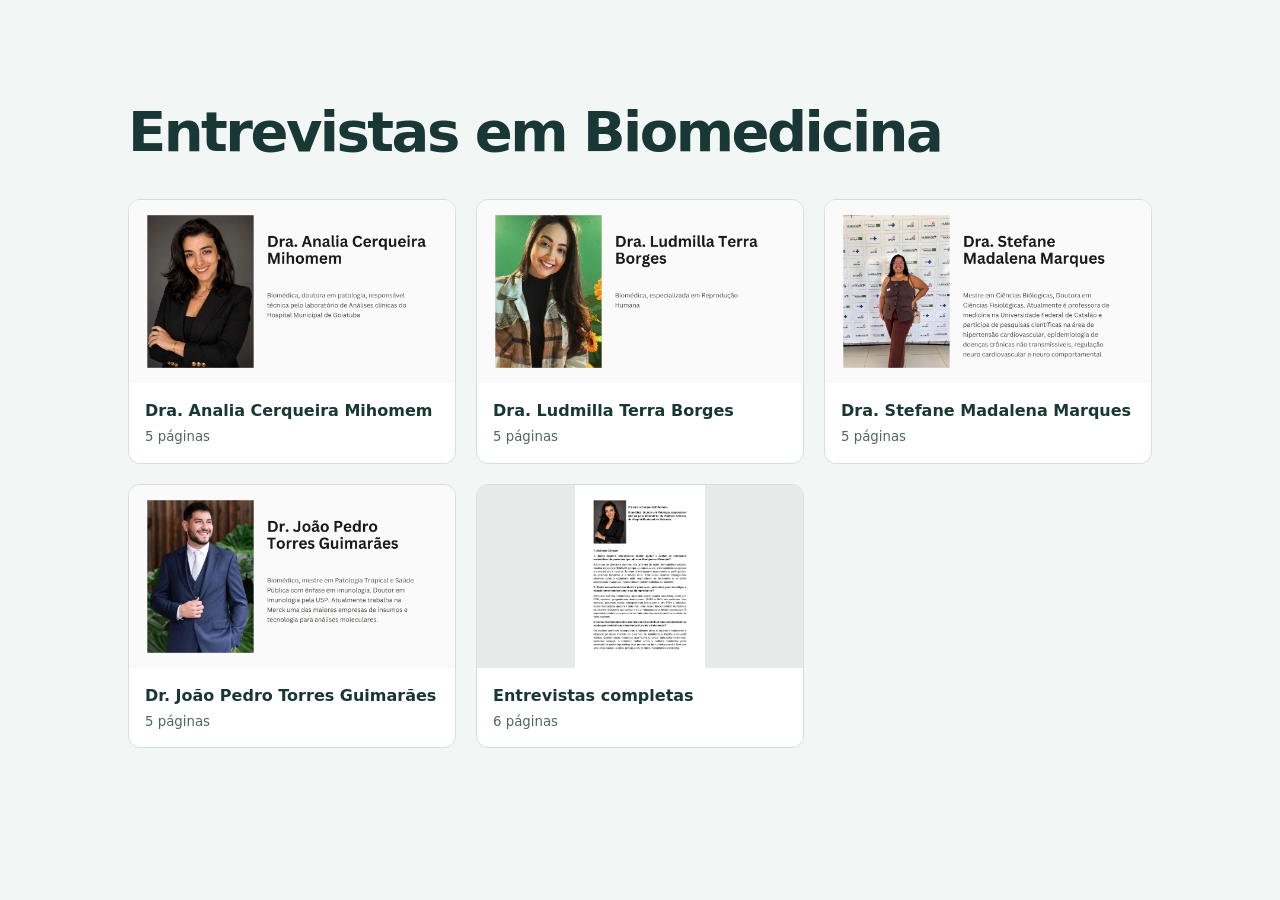
<file: index.html>
<!doctype html><html lang="pt-BR"><meta charset="utf-8"><meta name="viewport" content="width=device-width, initial-scale=1"><title>Entrevistas em Biomedicina</title><link rel="stylesheet" href="style.css"><body class="library"><main><h1>Entrevistas em Biomedicina</h1><ul><li><a href="analia/index.html"><img src="analia/1.webp" alt=""><span>Dra. Analia Cerqueira Mihomem<small>5 páginas</small></span></a></li><li><a href="ludmilla/index.html"><img src="ludmilla/1.webp" alt=""><span>Dra. Ludmilla Terra Borges<small>5 páginas</small></span></a></li><li><a href="stefane/index.html"><img src="stefane/1.webp" alt=""><span>Dra. Stefane Madalena Marques<small>5 páginas</small></span></a></li><li><a href="joao-pedro/index.html"><img src="joao-pedro/1.webp" alt=""><span>Dr. João Pedro Torres Guimarães<small>5 páginas</small></span></a></li><li><a href="entrevista/index.html"><img src="entrevista/1.webp" alt=""><span>Entrevistas completas<small>6 páginas</small></span></a></li></ul></main></body></html>
</file>
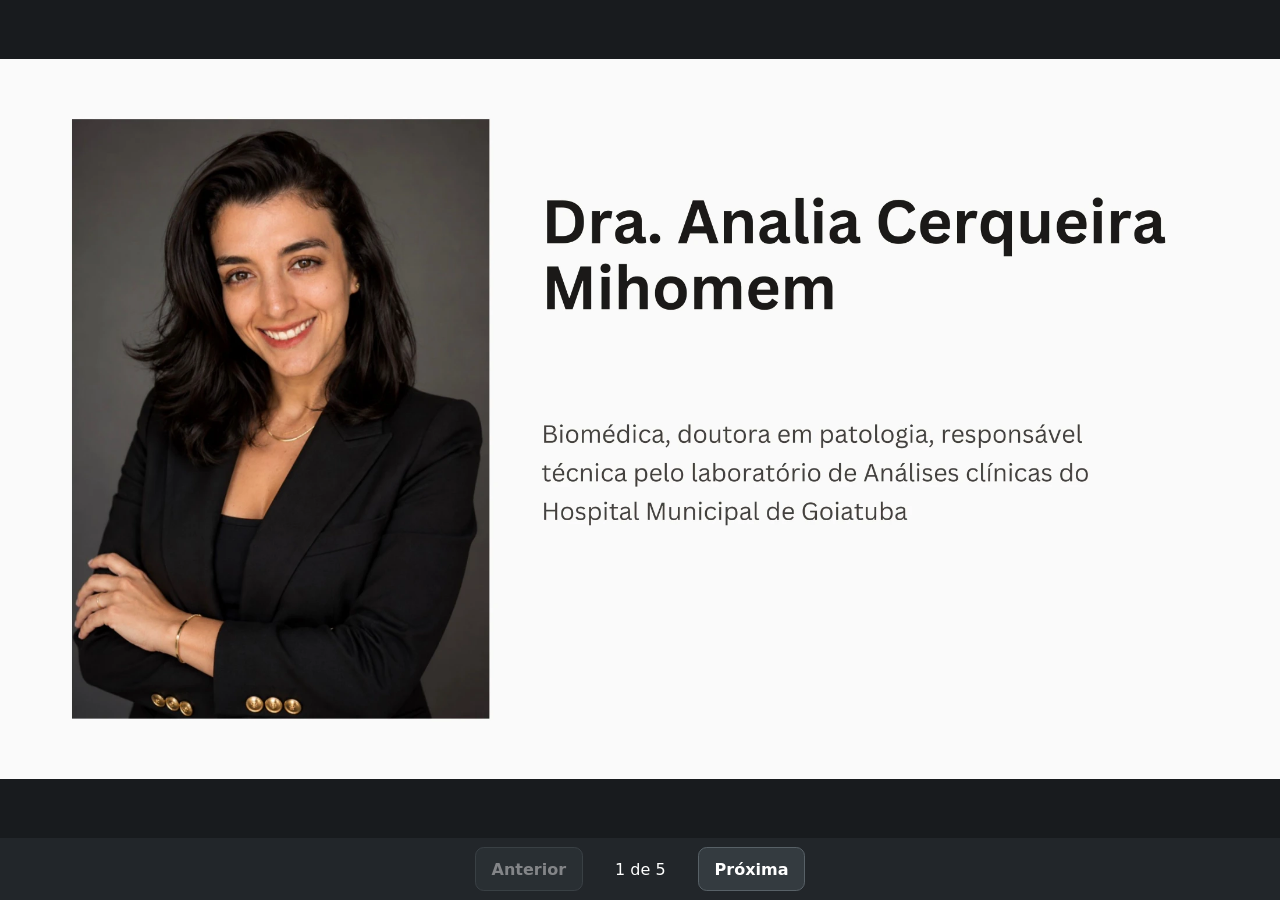
<file: analia/index.html>
<!doctype html><html lang="pt-BR"><meta charset="utf-8"><meta name="viewport" content="width=device-width, initial-scale=1"><title>Dra. Analia Cerqueira Mihomem</title><link rel="stylesheet" href="../style.css"><body class="viewer"><main><img id="page" src="1.webp" alt="Dra. Analia Cerqueira Mihomem Biomédica, doutora em patologia, responsável técnica pelo laboratório de Análises clínicas do Hospital Municipal de Goiatuba"></main><nav aria-label="Paginação"><button id="prev" disabled>Anterior</button><output aria-live="polite">1 de 5</output><button id="next">Próxima</button></nav><script id="texts" type="application/json">["Dra. Analia Cerqueira Mihomem Biomédica, doutora em patologia, responsável técnica pelo laboratório de Análises clínicas do Hospital Municipal de Goiatuba", "Análises Clínicas. 1. Quais exames laboratoriais podem ajudar a avaliar as alterações metabólicas de pacientes que utilizam Mounjaro ou Ozempic? Acho que os principais exames são glicemia de jejum, hemoglobina glicada, insulina de jejum e HOMA-IR, porque ajudam a avaliar o metabolismo da glicose e a resistência à insulina. Também é interessante acompanhar o perfil lipídico, as enzimas hepáticas e a função renal. Com esses exames conseguimos observar como o organismo está respondendo ao tratamento e se estão acontecendo mudanças importantes no perfil metabólico do paciente.", "Análises Clínicas. 2. Quais marcadores laboratoriais podem ser relevantes para investigar a relação entre metabolismo e saúde reprodutiva? Além dos exames metabólicos, podemos avaliar alguns hormônios, como LH, FSH, estradiol, progesterona, testosterona, SHBG e AMH nas mulheres. Nos homens, podemos avaliar principalmente testosterona, LH, FSH e estradiol. Esses marcadores ajudam a entender como está o funcionamento hormonal e se existem alterações que possam estar relacionadas à função reprodutiva. É importante lembrar que precisam ser interpretados considerando o contexto de cada paciente.", "Análises Clínicas. 3. Como os resultados dos exames podem contribuir para compreender as mudanças metabólicas observadas durante o tratamento? Os exames permitem acompanhar o paciente antes e durante o tratamento e observar se houve melhora da glicemia, da resistência à insulina e do perfil lipídico. Quando essas mudanças acontecem junto com alterações hormonais, podemos começar a entender melhor como a melhora metabólica pode repercutir na saúde reprodutiva. Mas precisamos ter cuidado para não dizer que uma coisa causou a outra, porque existem vários mecanismos envolvidos.", "Análises Clínicas. 4. Quais são as limitações dos exames laboratoriais para estabelecer uma relação entre esses medicamentos e a fertilidade? A principal limitação é que os exames mostram alguns parâmetros do organismo, mas não conseguem explicar sozinhos todos os mecanismos envolvidos. Por exemplo, se uma mulher apresenta melhora hormonal depois de emagrecer utilizando esses medicamentos, não conseguimos afirmar se isso aconteceu por uma ação direta do medicamento ou pela própria perda de peso e melhora da resistência à insulina. Para entender essa diferença, precisamos de estudos mais aprofundados, principalmente envolvendo análises moleculares e modelos experimentais."]</script><script src="../viewer.js"></script></body></html>
</file>
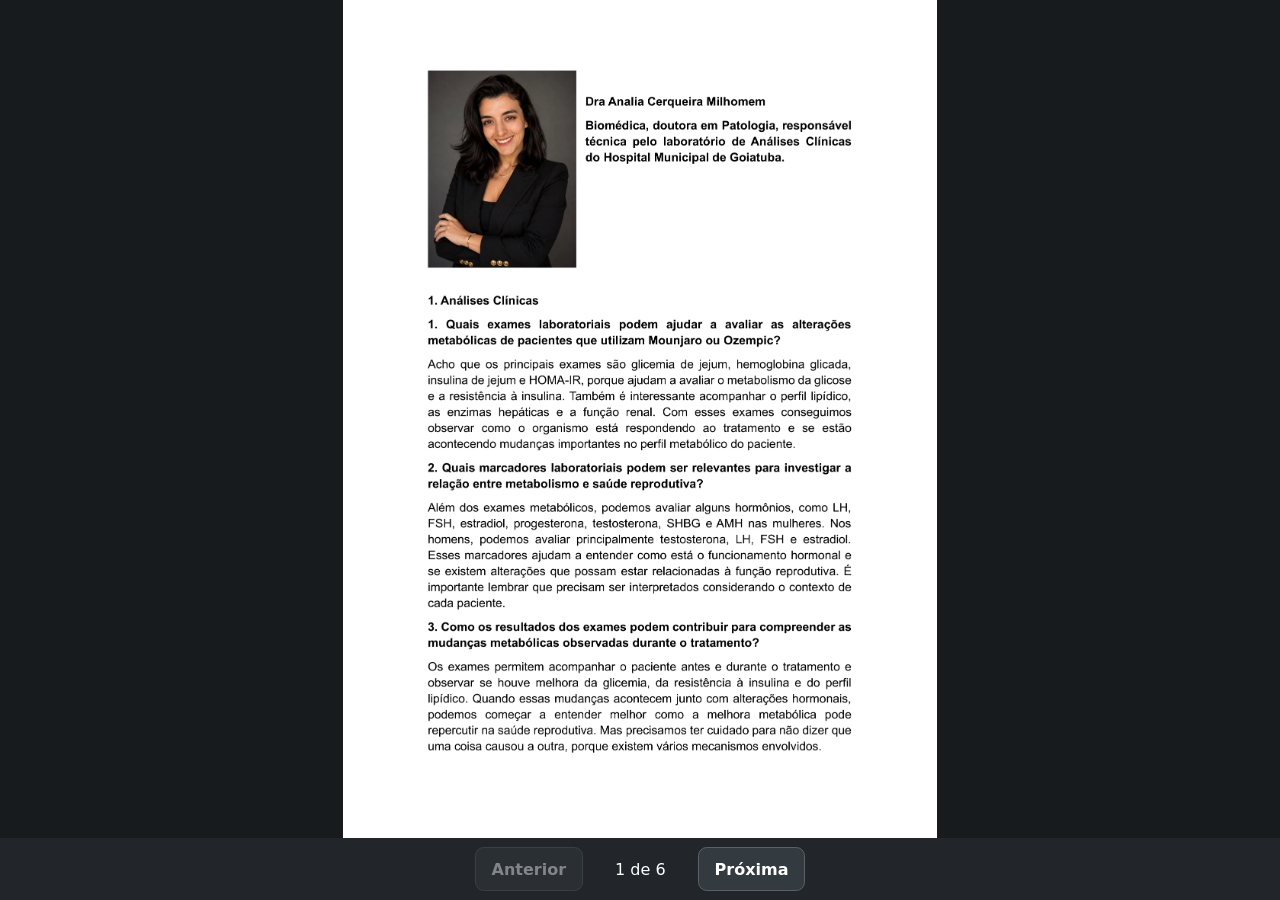
<file: entrevista/index.html>
<!doctype html><html lang="pt-BR"><meta charset="utf-8"><meta name="viewport" content="width=device-width, initial-scale=1"><title>Entrevistas completas</title><link rel="stylesheet" href="../style.css"><body class="viewer"><main><img id="page" src="1.webp" alt="Dra Analia Cerqueira Milhomem Biomédica, doutora em Patologia, responsável técnica pelo laboratório de Análises Clínicas do Hospital Municipal de Goiatuba. 1. Análises Clínicas 1. Quais exames laboratoriais podem ajudar a avaliar as alterações metabólicas de pacientes que utilizam Mounjaro ou Ozempic? Acho que os principais exames são glicemia de jejum, hemoglobina glicada, insulina de jejum e HOMA-IR, porque ajudam a avaliar o metabolismo da glicose e a resistência à insulina. Também é interessante acompanhar o perfil lipídico, as enzimas hepáticas e a função renal. Com esses exames conseguimos observar como o organismo está respondendo ao tratamento e se estão acontecendo mudanças importantes no perfil metabólico do paciente. 2. Quais marcadores laboratoriais podem ser relevantes para investigar a relação entre metabolismo e saúde reprodutiva? Além dos exames metabólicos, podemos avaliar alguns hormônios, como LH, FSH, estradiol, progesterona, testosterona, SHBG e AMH nas mulheres. Nos homens, podemos avaliar principalmente testosterona, LH, FSH e estradiol. Esses marcadores ajudam a entender como está o funcionamento hormonal e se existem alterações que possam estar relacionadas à função reprodutiva. É importante lembrar que precisam ser interpretados considerando o contexto de cada paciente. 3. Como os resultados dos exames podem contribuir para compreender as mudanças metabólicas observadas durante o tratamento? Os exames permitem acompanhar o paciente antes e durante o tratamento e observar se houve melhora da glicemia, da resistência à insulina e do perfil lipídico. Quando essas mudanças acontecem junto com alterações hormonais, podemos começar a entender melhor como a melhora metabólica pode repercutir na saúde reprodutiva. Mas precisamos ter cuidado para não dizer que uma coisa causou a outra, porque existem vários mecanismos envolvidos."></main><nav aria-label="Paginação"><button id="prev" disabled>Anterior</button><output aria-live="polite">1 de 6</output><button id="next">Próxima</button></nav><script id="texts" type="application/json">["Dra Analia Cerqueira Milhomem Biomédica, doutora em Patologia, responsável técnica pelo laboratório de Análises Clínicas do Hospital Municipal de Goiatuba. 1. Análises Clínicas 1. Quais exames laboratoriais podem ajudar a avaliar as alterações metabólicas de pacientes que utilizam Mounjaro ou Ozempic? Acho que os principais exames são glicemia de jejum, hemoglobina glicada, insulina de jejum e HOMA-IR, porque ajudam a avaliar o metabolismo da glicose e a resistência à insulina. Também é interessante acompanhar o perfil lipídico, as enzimas hepáticas e a função renal. Com esses exames conseguimos observar como o organismo está respondendo ao tratamento e se estão acontecendo mudanças importantes no perfil metabólico do paciente. 2. Quais marcadores laboratoriais podem ser relevantes para investigar a relação entre metabolismo e saúde reprodutiva? Além dos exames metabólicos, podemos avaliar alguns hormônios, como LH, FSH, estradiol, progesterona, testosterona, SHBG e AMH nas mulheres. Nos homens, podemos avaliar principalmente testosterona, LH, FSH e estradiol. Esses marcadores ajudam a entender como está o funcionamento hormonal e se existem alterações que possam estar relacionadas à função reprodutiva. É importante lembrar que precisam ser interpretados considerando o contexto de cada paciente. 3. Como os resultados dos exames podem contribuir para compreender as mudanças metabólicas observadas durante o tratamento? Os exames permitem acompanhar o paciente antes e durante o tratamento e observar se houve melhora da glicemia, da resistência à insulina e do perfil lipídico. Quando essas mudanças acontecem junto com alterações hormonais, podemos começar a entender melhor como a melhora metabólica pode repercutir na saúde reprodutiva. Mas precisamos ter cuidado para não dizer que uma coisa causou a outra, porque existem vários mecanismos envolvidos.", "4. Quais são as limitações dos exames laboratoriais para estabelecer uma relação entre esses medicamentos e a fertilidade? A principal limitação é que os exames mostram alguns parâmetros do organismo, mas não conseguem explicar sozinhos todos os mecanismos envolvidos. Por exemplo, se uma mulher apresenta melhora hormonal depois de emagrecer utilizando esses medicamentos, não conseguimos afirmar se isso aconteceu por uma ação direta do medicamento ou pela própria perda de peso e melhora da resistência à insulina. Para entender essa diferença, precisamos de estudos mais aprofundados, principalmente envolvendo análises moleculares e modelos experimentais. Dra Ludmilla Terra Borges Biomédica, especializada em Reprodução Humana. 2. Reprodução Humana 1. Como as alterações metabólicas e a resistência à insulina podem influenciar a ovulação e a fertilidade? A resistência à insulina pode interferir bastante na função reprodutiva. Nas mulheres, por exemplo, o excesso de insulina pode estimular a produção de andrógenos pelos ovários, alterando o desenvolvimento dos folículos e dificultando a ovulação. Isso é muito observado em mulheres com síndrome dos ovários policísticos. Nos homens, a obesidade e as alterações metabólicas também podem prejudicar a produção hormonal e a qualidade dos espermatozoides. Então, existe uma relação muito importante entre metabolismo e reprodução. 2. A perda de peso associada ao tratamento pode melhorar a função reprodutiva em algumas pessoas? Em quais situações? Sim! Principalmente em pessoas com obesidade, resistência à insulina e mulheres com síndrome dos ovários policísticos. Quando acontece a perda de peso, pode haver uma melhora da sensibilidade à insulina e do perfil hormonal,", "favorecendo a regularização do ciclo menstrual e até a recuperação da ovulação. Mas é importante destacar que isso pode acontecer como consequência da melhora metabólica, e não necessariamente porque o medicamento age diretamente nos ovários. 3. Quais são as principais atividades e responsabilidades de um biomédico na sua área? Na reprodução humana, o biomédico pode atuar em diferentes etapas dos processos laboratoriais relacionados à reprodução assistida. Isso inclui análise do sêmen, avaliação e seleção de espermatozoides, processamento de gametas, criopreservação e atuação em técnicas de reprodução assistida, de acordo com sua habilitação. Também existe uma atuação muito importante na pesquisa científica, investigando os mecanismos celulares e moleculares envolvidos na fertilidade e no desenvolvimento embrionário. 4. Quais cuidados são importantes para quem utiliza esses medicamentos e pretende engravidar? O principal é conversar com o médico antes de começar a tentar engravidar, porque esses medicamentos não devem ser utilizados durante a gestação. A semaglutida, por exemplo, deve ser suspensa pelo menos dois meses antes de uma gravidez planejada. Para a tirzepatida, o planejamento da suspensão também precisa ser discutido com o médico. Outro ponto importante é que a perda de peso pode favorecer o retorno da ovulação, principalmente em mulheres com SOP, então é necessário ter atenção à contracepção durante o tratamento. Dr João Pedro Torres Guimarães biomédico, mestre em Patologia Tropical e Saúde Pública com ênfase em imunologia. Doutor em Imunologia pela USP. Atualmente trabalha na Merck uma das maiores empresas de insumos e tecnologia para análises moleculares. 3. Biologia Molecular 1. Quais mecanismos moleculares e hormonais ajudam a explicar a relação entre obesidade, resistência à insulina e alteração na função reprodutiva?", "A obesidade não provoca apenas o acúmulo de gordura, ela também modifica o funcionamento do tecido adiposo, que produz várias substâncias capazes de interferir no metabolismo e na regulação hormonal. Podemos citar a leptina, a adiponectina e algumas citocinas inflamatórias, como TNF-alfa e IL-6. Essas alterações podem favorecer a resistência à insulina e interferir no eixo hipotálamo-hipófise-gonadal. Nas mulheres, por exemplo, o aumento da insulina pode estimular a produção de andrógenos pelos ovários, prejudicando o desenvolvimento folicular e a ovulação. 2. Quais mecanismos moleculares relacionam a sinalização hormonal, o metabolismo da glicose e a função reprodutiva? Existem várias vias envolvidas nessa comunicação. Podemos destacar a PI3K/AKT, que participa da sinalização da insulina e do metabolismo da glicose, a AMPK, que funciona como um sensor energético da célula, e a mTOR, que participa da regulação do crescimento e do metabolismo celular. Também temos a sinalização da leptina e do GLP-1, que fazem essa integração entre o estado energético do organismo e diferentes respostas hormonais. O interessante é que essas vias não funcionam isoladamente, existe uma comunicação entre o sistema nervoso central, o pâncreas e os órgãos reprodutivos. 3. Como pesquisas moleculares podem ajudar a investigar possíveis efeitos desses medicamentos sobre os processos reprodutivos? As pesquisas moleculares podem ajudar a entender se esses medicamentos têm algum efeito direto sobre estruturas relacionadas à reprodução ou se as mudanças observadas acontecem principalmente por causa do emagrecimento e da melhora metabólica. Podemos investigar a expressão de receptores de GLP-1 e GIP, alterações na expressão de genes relacionados à produção hormonal e a ativação de vias como PI3K/AKT e AMPK. Também podemos estudar células ovarianas e testiculares em modelos experimentais. Isso ajuda a entender melhor o que está acontecendo em nível celular, algo que não conseguimos observar apenas com exames laboratoriais convencionais. 4. Quais são as limitações dos estudos moleculares para concluir se um medicamento causa alterações na fertilidade humana? A principal questão é que encontrar uma alteração molecular não significa necessariamente que ela vai provocar uma mudança na fertilidade. Podemos identificar a presença de um receptor ou uma alteração em determinada via de sinalização, mas isso não comprova que exista um efeito funcional no organismo. Além disso, muitos estudos são realizados em animais ou culturas celulares, e os resultados nem sempre podem ser reproduzidos em seres humanos. Por isso, precisamos combinar os resultados experimentais com estudos clínicos para conseguir chegar a conclusões mais seguras.", "Dra. Stefane Madalena Marques Mestre em Ciências Biólogicas, Doutora em Ciências Fisiológicas. Atualmente é professora de medicina na Universidade Federal de Catalão e participa de pesquisas científicas na área de hipertensão cardiovascular, epidemiologia de doenças crônicas não transmissíveis, regulação neuro cardiovascular e neurocomportamental. 4. Pesquisa Científica 1. Quais evidências científicas existem atualmente sobre a relação entre o uso desses medicamentos e a fertilidade? Já existem estudos mostrando que os agonistas de GLP-1 podem melhorar alguns parâmetros relacionados à função reprodutiva, principalmente em mulheres com obesidade e síndrome dos ovários policísticos. Alguns trabalhos mostram melhora da resistência à insulina, regularização do ciclo menstrual e recuperação da ovulação. Porém, grande parte desses estudos envolve medicamentos como liraglutida e exenatida. Ainda temos poucos dados específicos sobre semaglutida e tirzepatida. Então, não podemos afirmar que esses medicamentos aumentam diretamente a fertilidade. O que temos são resultados promissores que ainda precisam ser investigados. 2. Como diferenciar uma associação observada entre emagrecimento e gravidez de uma relação de causa e efeito provocada pelo medicamento? Essa é uma das questões mais difíceis. Se uma mulher utiliza o medicamento, perde peso e depois engravida, não podemos concluir automaticamente que o medicamento aumentou sua fertilidade. Ela pode ter apresentado uma melhora da resistência à insulina e do perfil hormonal em consequência do emagrecimento, o que favoreceu o retorno da ovulação. Também existe a possibilidade de algum efeito farmacológico direto, mas ainda precisamos investigar melhor. Como são muitos mecanismos acontecendo ao mesmo tempo, é difícil separar essas respostas apenas em estudos com pacientes. Por isso, os modelos experimentais são importantes para investigar essas vias de maneira mais controlada.", "3. Quais tipos de estudos são necessários para investigar possíveis efeitos desses medicamentos na saúde reprodutiva? Acredito que precisamos trabalhar com diferentes tipos de estudos. Os estudos clínicos são importantes para acompanhar os pacientes e observar alterações hormonais, metabólicas e reprodutivas ao longo do tratamento. Já os estudos experimentais permitem investigar os mecanismos envolvidos, utilizando modelos animais e culturas celulares. Também seriam importantes estudos longitudinais e ensaios clínicos que avaliassem desfechos como ovulação, qualidade dos gametas, gravidez e nascimento vivo. O ideal seria conseguir integrar essas diferentes abordagens para entender tanto o que acontece no organismo quanto os mecanismos responsáveis por essas alterações. 4. Quais são as principais lacunas científicas sobre esse tema e o que ainda precisa ser pesquisado? Acho que a principal lacuna é justamente entender se esses medicamentos possuem algum efeito direto sobre a função reprodutiva ou se os resultados observados são consequência da perda de peso e da melhora metabólica. Ainda precisamos de mais estudos específicos sobre semaglutida e tirzepatida, avaliando possíveis efeitos sobre os ovários, testículos, qualidade dos gametas e desenvolvimento embrionário. Também precisamos de estudos que acompanhem os pacientes por mais tempo e avaliem os resultados reprodutivos de fato, não apenas alterações hormonais. É um campo de pesquisa muito interessante e que ainda tem muitas perguntas sem resposta."]</script><script src="../viewer.js"></script></body></html>
</file>
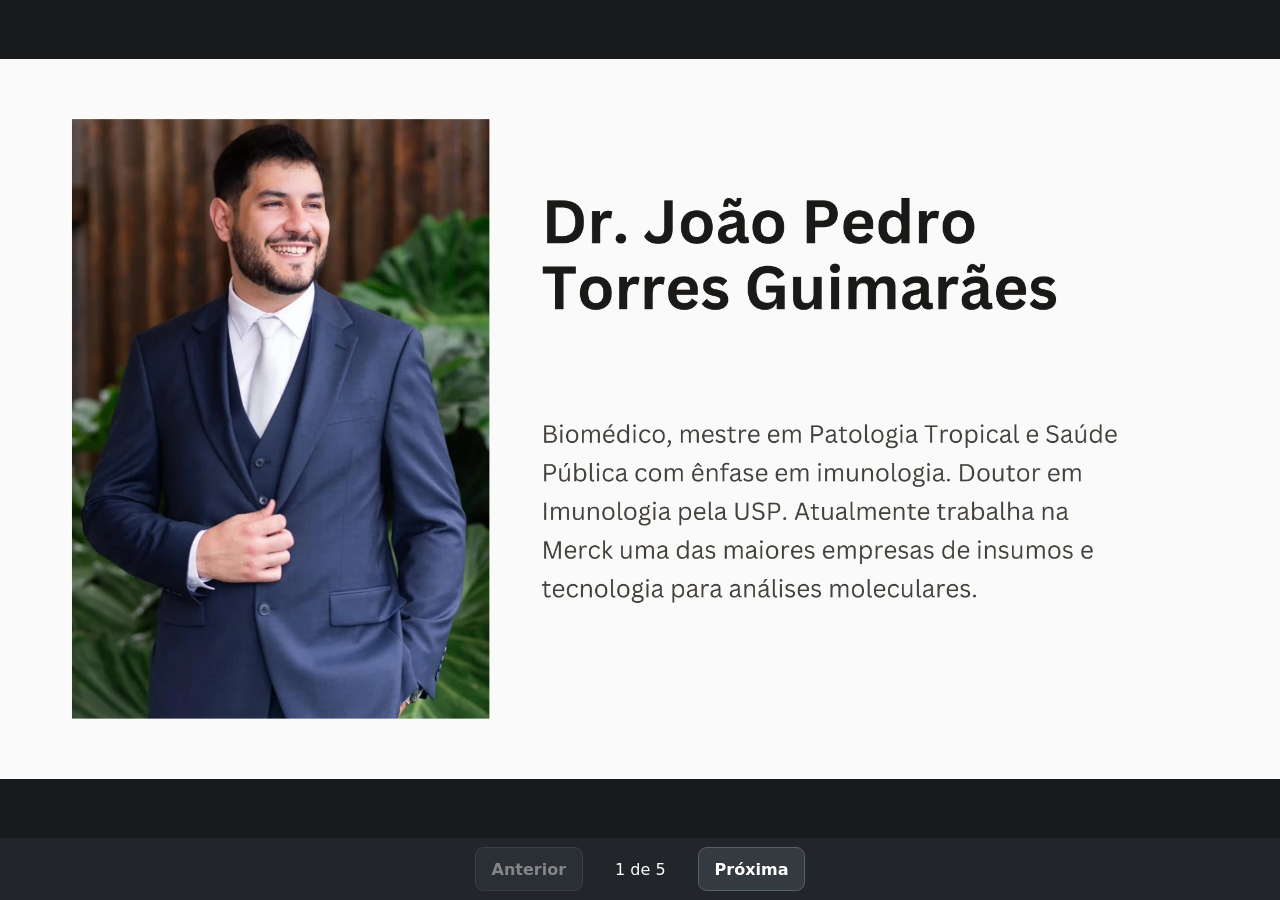
<file: joao-pedro/index.html>
<!doctype html><html lang="pt-BR"><meta charset="utf-8"><meta name="viewport" content="width=device-width, initial-scale=1"><title>Dr. João Pedro Torres Guimarães</title><link rel="stylesheet" href="../style.css"><body class="viewer"><main><img id="page" src="1.webp" alt="Dr. João Pedro Torres Guimarães Biomédico, mestre em Patologia Tropical e Saúde Pública com ênfase em imunologia. Doutor em Imunologia pela USP. Atualmente trabalha na Merck uma das maiores empresas de insumos e tecnologia para análises moleculares."></main><nav aria-label="Paginação"><button id="prev" disabled>Anterior</button><output aria-live="polite">1 de 5</output><button id="next">Próxima</button></nav><script id="texts" type="application/json">["Dr. João Pedro Torres Guimarães Biomédico, mestre em Patologia Tropical e Saúde Pública com ênfase em imunologia. Doutor em Imunologia pela USP. Atualmente trabalha na Merck uma das maiores empresas de insumos e tecnologia para análises moleculares.", "Biologia Molecular. 1. Quais mecanismos moleculares e hormonais ajudam a explicar a relação entre obesidade, resistência à insulina e alteração na função reprodutiva? A obesidade não provoca apenas o acúmulo de gordura, ela também modifica o funcionamento do tecido adiposo, que produz várias substâncias capazes de interferir no metabolismo e na regulação hormonal. Podemos citar a leptina, a adiponectina e algumas citocinas inflamatórias, como TNF- alfa e IL-6. Essas alterações podem favorecer a resistência à insulina e interferir no eixo hipotálamo-hipófise-gonadal. Nas mulheres, por exemplo, o aumento da insulina pode estimular a produção de andrógenos pelos ovários, prejudicando o desenvolvimento folicular e a ovulação.", "Biologia Molecular. 2. Quais mecanismos moleculares relacionam a sinalização hormonal, o metabolismo da glicose e a função reprodutiva? Existem várias vias envolvidas nessa comunicação. Podemos destacar a PI3K/AKT, que participa da sinalização da insulina e do metabolismo da glicose, a AMPK, que funciona como um sensor energético da célula, e a mTOR, que participa da regulação do crescimento e do metabolismo celular. Também temos a sinalização da leptina e do GLP-1, que fazem essa integração entre o estado energético do organismo e diferentes respostas hormonais. O interessante é que essas vias não funcionam isoladamente, existe uma comunicação entre o sistema nervoso central, o pâncreas e os órgãos reprodutivos.", "Biologia Molecular. 3. Como pesquisas moleculares podem ajudar a investigar possíveis efeitos desses medicamentos sobre os processos reprodutivos? As pesquisas moleculares podem ajudar a entender se esses medicamentos têm algum efeito direto sobre estruturas relacionadas à reprodução ou se as mudanças observadas acontecem principalmente por causa do emagrecimento e da melhora metabólica. Podemos investigar a expressão de receptores de GLP-1 e GIP, alterações na expressão de genes relacionados à produção hormonal e a ativação de vias como PI3K/AKT e AMPK. Também podemos estudar células ovarianas e testiculares em modelos experimentais. Isso ajuda a entender melhor o que está acontecendo em nível celular, algo que não conseguimos observar apenas com exames laboratoriais convencionais.", "Biologia Molecular. 4. Quais são as limitações dos estudos moleculares para concluir se um medicamento causa alterações na fertilidade humana? A principal questão é que encontrar uma alteração molecular não significa necessariamente que ela vai provocar uma mudança na fertilidade. Podemos identificar a presença de um receptor ou uma alteração em determinada via de sinalização, mas isso não comprova que exista um efeito funcional no organismo. Além disso, muitos estudos são realizados em animais ou culturas celulares, e os resultados nem sempre podem ser reproduzidos em seres humanos. Por isso, precisamos combinar os resultados experimentais com estudos clínicos para conseguir chegar a conclusões mais seguras."]</script><script src="../viewer.js"></script></body></html>
</file>
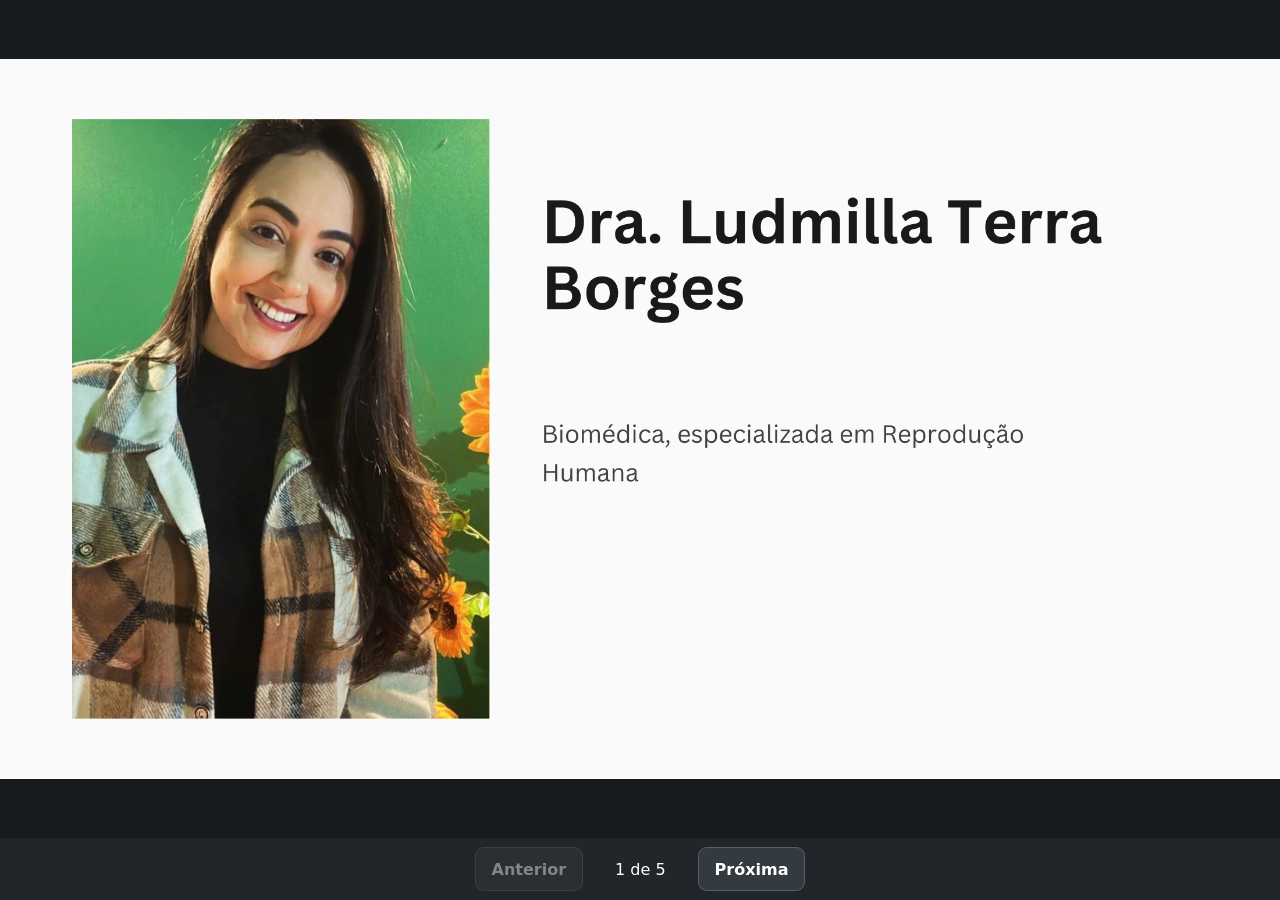
<file: ludmilla/index.html>
<!doctype html><html lang="pt-BR"><meta charset="utf-8"><meta name="viewport" content="width=device-width, initial-scale=1"><title>Dra. Ludmilla Terra Borges</title><link rel="stylesheet" href="../style.css"><body class="viewer"><main><img id="page" src="1.webp" alt="Dra. Ludmilla Terra Borges Biomédica, especializada em Reprodução Humana"></main><nav aria-label="Paginação"><button id="prev" disabled>Anterior</button><output aria-live="polite">1 de 5</output><button id="next">Próxima</button></nav><script id="texts" type="application/json">["Dra. Ludmilla Terra Borges Biomédica, especializada em Reprodução Humana", "Reprodução Humana. 1. Como as alterações metabólicas e a resistência à insulina podem influenciar a ovulação e a fertilidade? A resistência à insulina pode interferir bastante na função reprodutiva. Nas mulheres, por exemplo, o excesso de insulina pode estimular a produção de andrógenos pelos ovários, alterando o desenvolvimento dos folículos e dificultando a ovulação. Isso é muito observado em mulheres com síndrome dos ovários policísticos. Nos homens, a obesidade e as alterações metabólicas também podem prejudicar a produção hormonal e a qualidade dos espermatozoides. Então, existe uma relação muito importante entre metabolismo e reprodução.", "Reprodução Humana. 2. A perda de peso associada ao tratamento pode melhorar a função reprodutiva em algumas pessoas? Em quais situações? Sim! Principalmente em pessoas com obesidade, resistência à insulina e mulheres com síndrome dos ovários policísticos. Quando acontece a perda de peso, pode haver uma melhora da sensibilidade à insulina e do perfil hormonal, favorecendo a regularização do ciclo menstrual e até a recuperação da ovulação. Mas é importante destacar que isso pode acontecer como consequência da melhora metabólica, e não necessariamente porque o medicamento age diretamente nos ovários.", "Reprodução Humana. 3. Quais são as principais atividades e responsabilidades de um biomédico na sua área? Na reprodução humana, o biomédico pode atuar em diferentes etapas dos processos laboratoriais relacionados à reprodução assistida. Isso inclui análise do sêmen, avaliação e seleção de espermatozoides, processamento de gametas, criopreservação e atuação em técnicas de reprodução assistida, de acordo com sua habilitação. Também existe uma atuação muito importante na pesquisa científica, investigando os mecanismos celulares e moleculares envolvidos na fertilidade e no desenvolvimento embrionário.", "Reprodução Humana. 4. Quais cuidados são importantes para quem utiliza esses medicamentos e pretende engravidar? O principal é conversar com o médico antes de começar a tentar engravidar, porque esses medicamentos não devem ser utilizados durante a gestação. A semaglutida, por exemplo, deve ser suspensa pelo menos dois meses antes de uma gravidez planejada. Para a tirzepatida, o planejamento da suspensão também precisa ser discutido com o médico. Outro ponto importante é que a perda de peso pode favorecer o retorno da ovulação, principalmente em mulheres com SOP, então é necessário ter atenção à contracepção durante o tratamento."]</script><script src="../viewer.js"></script></body></html>
</file>
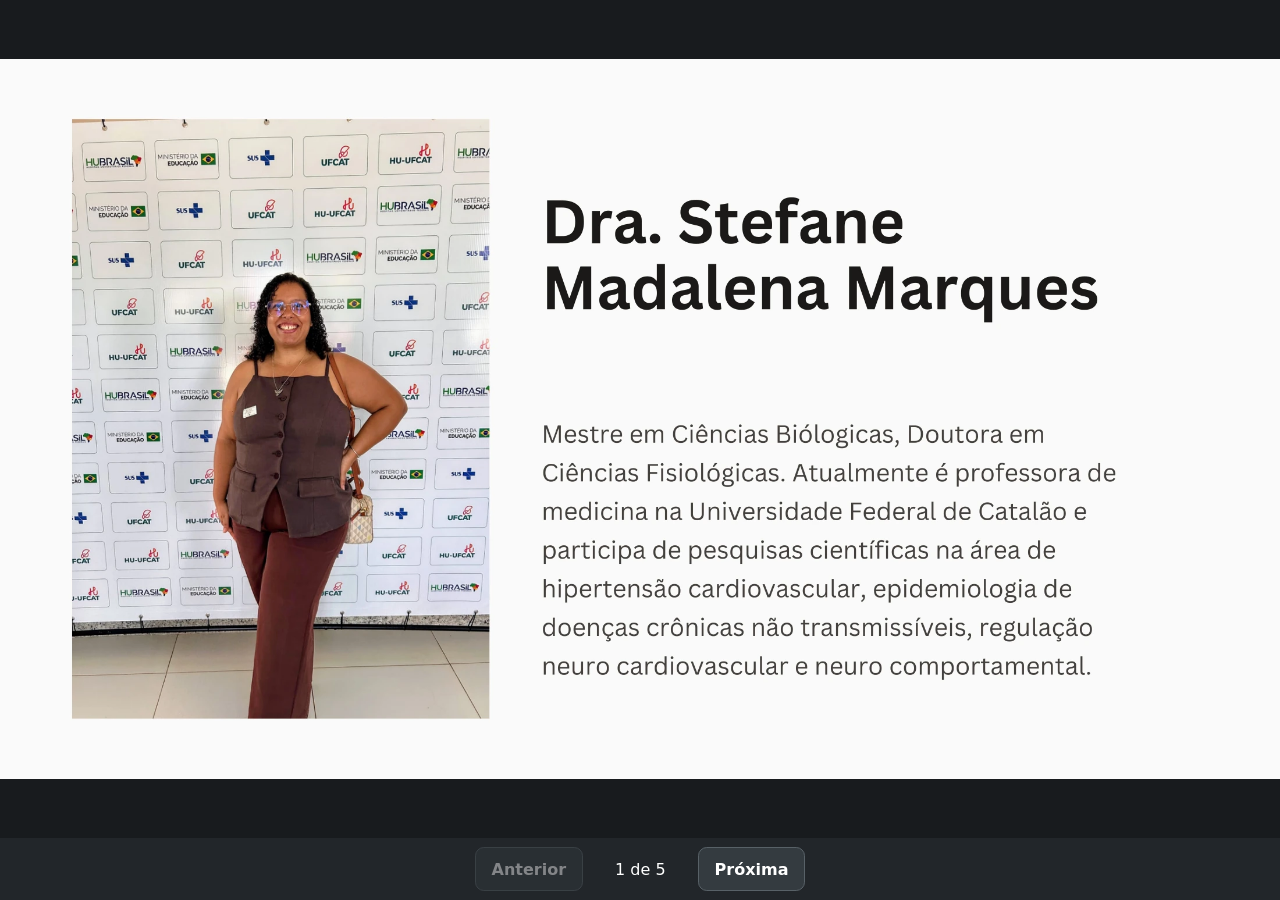
<file: stefane/index.html>
<!doctype html><html lang="pt-BR"><meta charset="utf-8"><meta name="viewport" content="width=device-width, initial-scale=1"><title>Dra. Stefane Madalena Marques</title><link rel="stylesheet" href="../style.css"><body class="viewer"><main><img id="page" src="1.webp" alt="Dra. Stefane Madalena Marques Mestre em Ciências Biólogicas, Doutora em Ciências Fisiológicas. Atualmente é professora de medicina na Universidade Federal de Catalão e participa de pesquisas científicas na área de hipertensão cardiovascular, epidemiologia de doenças crônicas não transmissíveis, regulação neuro cardiovascular e neuro comportamental."></main><nav aria-label="Paginação"><button id="prev" disabled>Anterior</button><output aria-live="polite">1 de 5</output><button id="next">Próxima</button></nav><script id="texts" type="application/json">["Dra. Stefane Madalena Marques Mestre em Ciências Biólogicas, Doutora em Ciências Fisiológicas. Atualmente é professora de medicina na Universidade Federal de Catalão e participa de pesquisas científicas na área de hipertensão cardiovascular, epidemiologia de doenças crônicas não transmissíveis, regulação neuro cardiovascular e neuro comportamental.", "Pesquisa Científica. 1. Quais evidências científicas existem atualmente sobre a relação entre o uso desses medicamentos e a fertilidade? Já existem estudos mostrando que os agonistas de GLP-1 podem melhorar alguns parâmetros relacionados à função reprodutiva, principalmente em mulheres com obesidade e síndrome dos ovários policísticos. Alguns trabalhos mostram melhora da resistência à insulina, regularização do ciclo menstrual e recuperação da ovulação. Porém, grande parte desses estudos envolve medicamentos como liraglutida e exenatida. Ainda temos poucos dados específicos sobre semaglutida e tirzepatida. Então, não podemos afirmar que esses medicamentos aumentam diretamente a fertilidade. O que temos são resultados promissores que ainda precisam ser investigados.", "Pesquisa Científica. 2. Como diferenciar uma associação observada entre emagrecimento e gravidez de uma relação de causa e efeito provocada pelo medicamento? Essa é uma das questões mais difíceis. Se uma mulher utiliza o medicamento, perde peso e depois engravida, não podemos concluir automaticamente que o medicamento aumentou sua fertilidade. Ela pode ter apresentado uma melhora da resistência à insulina e do perfil hormonal em consequência do emagrecimento, o que favoreceu o retorno da ovulação. Também existe a possibilidade de algum efeito farmacológico direto, mas ainda precisamos investigar melhor. Como são muitos mecanismos acontecendo ao mesmo tempo, é difícil separar essas respostas apenas em estudos com pacientes. Por isso, os modelos experimentais são importantes para investigar essas vias de maneira mais controlada.", "Pesquisa Científica. 3. Quais tipos de estudos são necessários para investigar possíveis efeitos desses medicamentos na saúde reprodutiva? Acredito que precisamos trabalhar com diferentes tipos de estudos. Os estudos clínicos são importantes para acompanhar os pacientes e observar alterações hormonais, metabólicas e reprodutivas ao longo do tratamento. Já os estudos experimentais permitem investigar os mecanismos envolvidos, utilizando modelos animais e culturas celulares. Também seriam importantes estudos longitudinais e ensaios clínicos que avaliassem desfechos como ovulação, qualidade dos gametas, gravidez e nascimento vivo. O ideal seria conseguir integrar essas diferentes abordagens para entender tanto o que acontece no organismo quanto os mecanismos responsáveis por essas alterações.", "Pesquisa Científica. 4. Quais são as principais lacunas científicas sobre esse tema e o que ainda precisa ser pesquisado? Acho que a principal lacuna é justamente entender se esses medicamentos possuem algum efeito direto sobre a função reprodutiva ou se os resultados observados são consequência da perda de peso e da melhora metabólica. Ainda precisamos de mais estudos específicos sobre semaglutida e tirzepatida, avaliando possíveis efeitos sobre os ovários, testículos, qualidade dos gametas e desenvolvimento embrionário. Também precisamos de estudos que acompanhem os pacientes por mais tempo e avaliem os resultados reprodutivos de fato, não apenas alterações hormonais. É um campo de pesquisa muito interessante e que ainda tem muitas perguntas sem resposta."]</script><script src="../viewer.js"></script></body></html>
</file>
<file: style.css>
* { box-sizing: border-box }
body { margin: 0; font: 1rem/1.45 Inter, system-ui, sans-serif }
.viewer { background: #181b1e; color: white; height: 100vh; height: 100dvh; display: grid; grid-template-rows: minmax(0,1fr) auto }
.viewer main { min-height: 0; display: grid; place-items: center }
.viewer main img { width: 100%; height: 100%; min-height: 0; object-fit: contain }
nav { display: flex; align-items: center; justify-content: center; gap: clamp(.5rem,4vw,2rem); padding: .55rem .5rem max(.55rem,env(safe-area-inset-bottom)); background: #22262a }
button { font: inherit; font-weight: 600; color: white; background: #343b40; border: 1px solid #586167; border-radius: .55rem; min-height: 44px; padding: .45rem 1rem; cursor: pointer }
button:disabled { opacity: .44; cursor: default }
:focus-visible { outline: 3px solid #6ccdc3; outline-offset: 2px }
output { font-variant-numeric: tabular-nums }
.library { background: #f2f6f5; color: #193734 }
.library main { max-width: 72rem; margin: auto; padding: clamp(1.5rem,5vw,4rem) 5vw }
h1 { font-size: clamp(2rem,5vw,3.5rem); letter-spacing: -.045em; line-height: 1.07 }
ul { padding: 0; list-style: none; display: grid; grid-template-columns: repeat(auto-fit,minmax(min(100%,16rem),1fr)); gap: 1.25rem }
li a { height: 100%; display: block; overflow: hidden; border: 1px solid #d6dfdc; border-radius: .75rem; background: white; color: inherit; text-decoration: none }
li img { width: 100%; display: block; aspect-ratio: 16/9; background: #e6eae8; object-fit: contain }
li span { display: block; padding: 1rem; font-weight: 650 }
small { display: block; margin-top: .3rem; font-weight: 400; color: #506761 }
</file>
